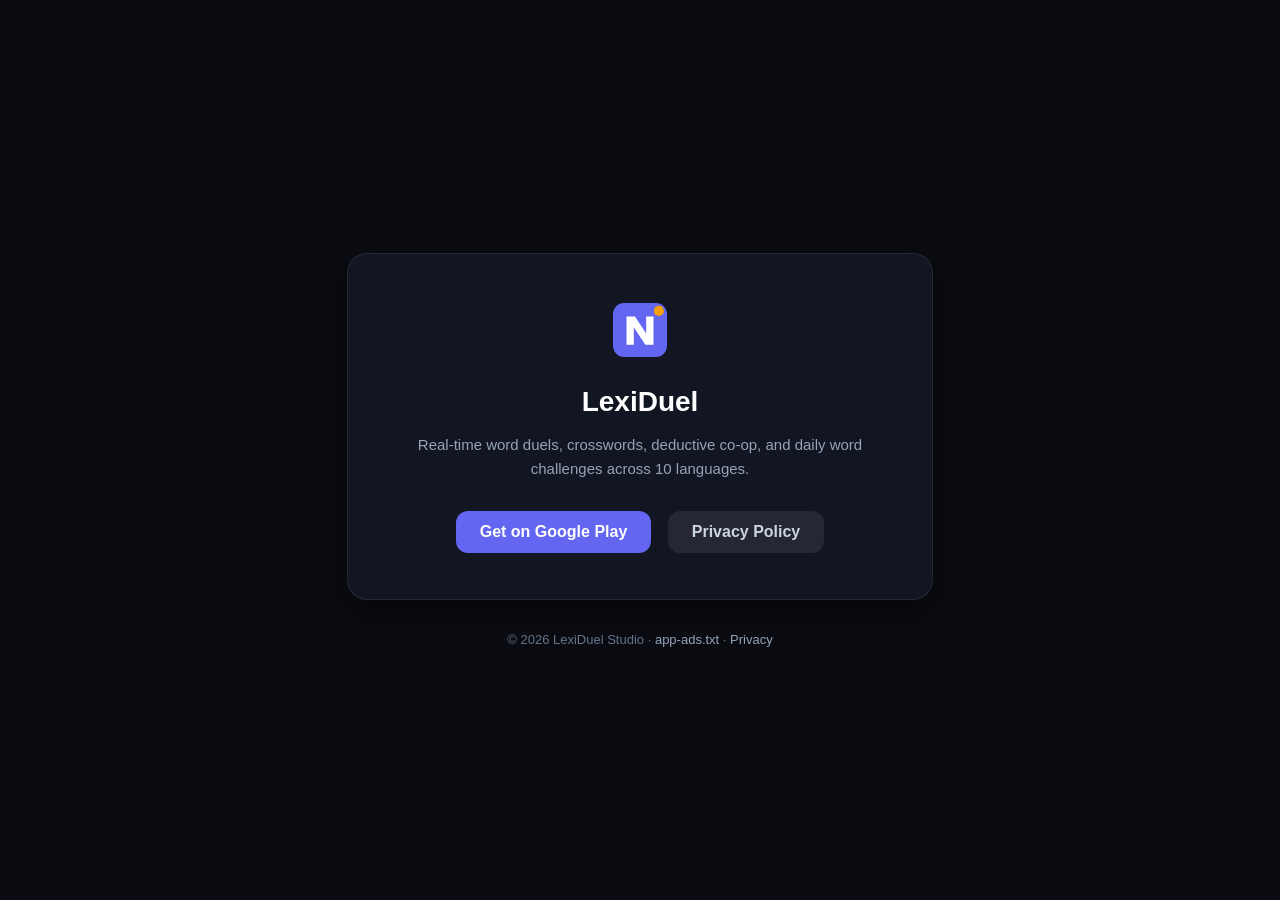
<file: index.html>
<!DOCTYPE html>
<html lang="en">
<head>
  <meta charset="UTF-8">
  <meta name="viewport" content="width=device-width, initial-scale=1.0">
  <title>LexiDuel - Official Website</title>
  <style>
    body {
      font-family: -apple-system, BlinkMacSystemFont, "Segoe UI", Roboto, sans-serif;
      margin: 0;
      padding: 0;
      background: #0A0C12;
      color: #E2E8F0;
      display: flex;
      flex-direction: column;
      align-items: center;
      justify-content: center;
      min-height: 100vh;
      text-align: center;
    }
    .card {
      background: #121622;
      border: 1px solid rgba(255, 255, 255, 0.08);
      border-radius: 20px;
      padding: 40px 32px;
      max-width: 520px;
      width: 90%;
      box-shadow: 0 12px 32px rgba(0, 0, 0, 0.5);
    }
    h1 {
      font-size: 28px;
      margin: 16px 0 8px;
      color: #FFFFFF;
    }
    p {
      color: #94A3B8;
      font-size: 15px;
      line-height: 1.6;
      margin-bottom: 24px;
    }
    .btn {
      display: inline-block;
      background: #6366F1;
      color: #FFFFFF;
      font-weight: 700;
      padding: 12px 24px;
      border-radius: 12px;
      text-decoration: none;
      transition: background 0.2s;
      margin: 6px;
    }
    .btn:hover { background: #4F46E5; }
    .btn-secondary {
      background: rgba(255, 255, 255, 0.08);
      color: #CBD5E1;
    }
    .btn-secondary:hover { background: rgba(255, 255, 255, 0.14); }
    .footer {
      margin-top: 32px;
      font-size: 13px;
      color: #64748B;
    }
    .footer a {
      color: #94A3B8;
      text-decoration: none;
    }
    .footer a:hover { text-decoration: underline; }
  </style>
</head>
<body>
  <div class="card">
    <svg viewBox="0 0 512 512" width="72" height="72">
      <rect width="512" height="512" rx="110" fill="#121622"/>
      <rect x="64" y="64" width="384" height="384" rx="80" fill="#6366F1"/>
      <path d="M160 360V160h60l80 120V160h52v200h-58l-82-124v124z" fill="#FFFFFF"/>
      <circle cx="390" cy="120" r="36" fill="#F59E0B"/>
    </svg>
    <h1>LexiDuel</h1>
    <p>Real-time word duels, crosswords, deductive co-op, and daily word challenges across 10 languages.</p>
    <a href="https://play.google.com/store/apps/details?id=com.kakagkai.lexiduel" class="btn">Get on Google Play</a>
    <a href="/privacy-policy.html" class="btn btn-secondary">Privacy Policy</a>
  </div>
  <div class="footer">
    &copy; 2026 LexiDuel Studio &middot; <a href="/app-ads.txt">app-ads.txt</a> &middot; <a href="/privacy-policy.html">Privacy</a>
  </div>
</body>
</html>
</file>
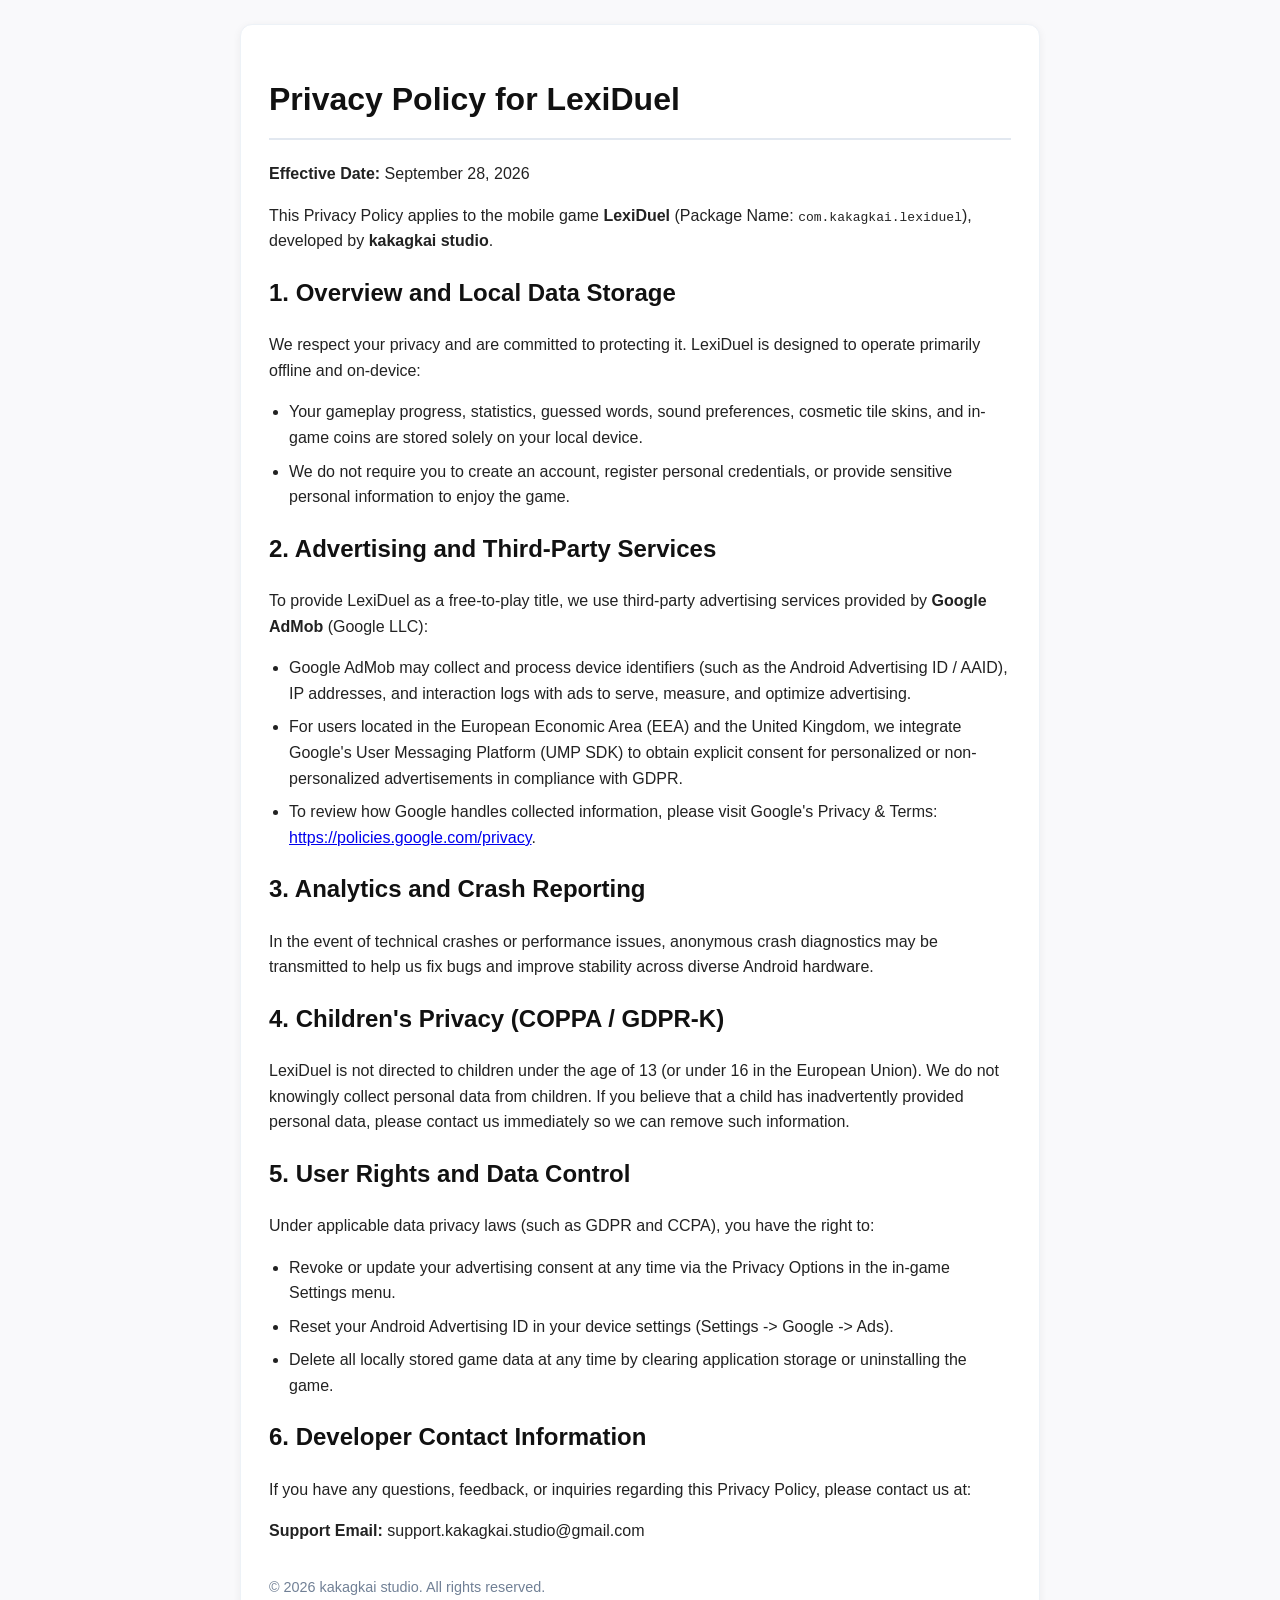
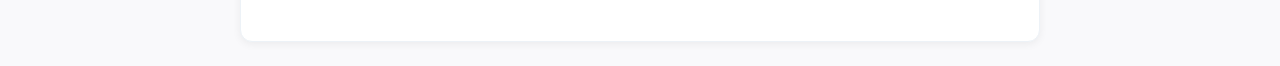
<file: privacy-policy.html>
<!DOCTYPE html>
<html lang="en">
<head>
  <meta charset="UTF-8">
  <meta name="viewport" content="width=device-width, initial-scale=1.0">
  <title>Privacy Policy - LexiDuel</title>
  <style>
    body {
      font-family: -apple-system, BlinkMacSystemFont, "Segoe UI", Roboto, Helvetica, Arial, sans-serif;
      line-height: 1.6;
      color: #222;
      background: #f9f9fb;
      padding: 24px;
      max-width: 800px;
      margin: 0 auto;
    }
    h1, h2, h3 { color: #111; }
    h1 { border-bottom: 2px solid #e2e8f0; padding-bottom: 12px; }
    .card {
      background: #fff;
      border-radius: 12px;
      padding: 28px;
      box-shadow: 0 2px 8px rgba(0,0,0,0.06);
      border: 1px solid #edf2f7;
    }
    ul { padding-left: 20px; }
    li { margin-bottom: 8px; }
    footer { margin-top: 32px; font-size: 0.9em; color: #718096; }
  </style>
</head>
<body>
  <div class="card">
    <h1>Privacy Policy for LexiDuel</h1>
    <p><strong>Effective Date:</strong> September 28, 2026</p>
    <p>This Privacy Policy applies to the mobile game <strong>LexiDuel</strong> (Package Name: <code>com.kakagkai.lexiduel</code>), developed by <strong>kakagkai studio</strong>.</p>

    <h2>1. Overview and Local Data Storage</h2>
    <p>We respect your privacy and are committed to protecting it. LexiDuel is designed to operate primarily offline and on-device:</p>
    <ul>
      <li>Your gameplay progress, statistics, guessed words, sound preferences, cosmetic tile skins, and in-game coins are stored solely on your local device.</li>
      <li>We do not require you to create an account, register personal credentials, or provide sensitive personal information to enjoy the game.</li>
    </ul>

    <h2>2. Advertising and Third-Party Services</h2>
    <p>To provide LexiDuel as a free-to-play title, we use third-party advertising services provided by <strong>Google AdMob</strong> (Google LLC):</p>
    <ul>
      <li>Google AdMob may collect and process device identifiers (such as the Android Advertising ID / AAID), IP addresses, and interaction logs with ads to serve, measure, and optimize advertising.</li>
      <li>For users located in the European Economic Area (EEA) and the United Kingdom, we integrate Google's User Messaging Platform (UMP SDK) to obtain explicit consent for personalized or non-personalized advertisements in compliance with GDPR.</li>
      <li>To review how Google handles collected information, please visit Google's Privacy & Terms: <a href="https://policies.google.com/privacy" target="_blank" rel="noopener">https://policies.google.com/privacy</a>.</li>
    </ul>

    <h2>3. Analytics and Crash Reporting</h2>
    <p>In the event of technical crashes or performance issues, anonymous crash diagnostics may be transmitted to help us fix bugs and improve stability across diverse Android hardware.</p>

    <h2>4. Children's Privacy (COPPA / GDPR-K)</h2>
    <p>LexiDuel is not directed to children under the age of 13 (or under 16 in the European Union). We do not knowingly collect personal data from children. If you believe that a child has inadvertently provided personal data, please contact us immediately so we can remove such information.</p>

    <h2>5. User Rights and Data Control</h2>
    <p>Under applicable data privacy laws (such as GDPR and CCPA), you have the right to:</p>
    <ul>
      <li>Revoke or update your advertising consent at any time via the Privacy Options in the in-game Settings menu.</li>
      <li>Reset your Android Advertising ID in your device settings (Settings -> Google -> Ads).</li>
      <li>Delete all locally stored game data at any time by clearing application storage or uninstalling the game.</li>
    </ul>

    <h2>6. Developer Contact Information</h2>
    <p>If you have any questions, feedback, or inquiries regarding this Privacy Policy, please contact us at:</p>
    <p><strong>Support Email:</strong> support.kakagkai.studio@gmail.com</p>

    <footer>
      <p>&copy; 2026 kakagkai studio. All rights reserved.</p>
    </footer>
  </div>
</body>
</html>
</file>
